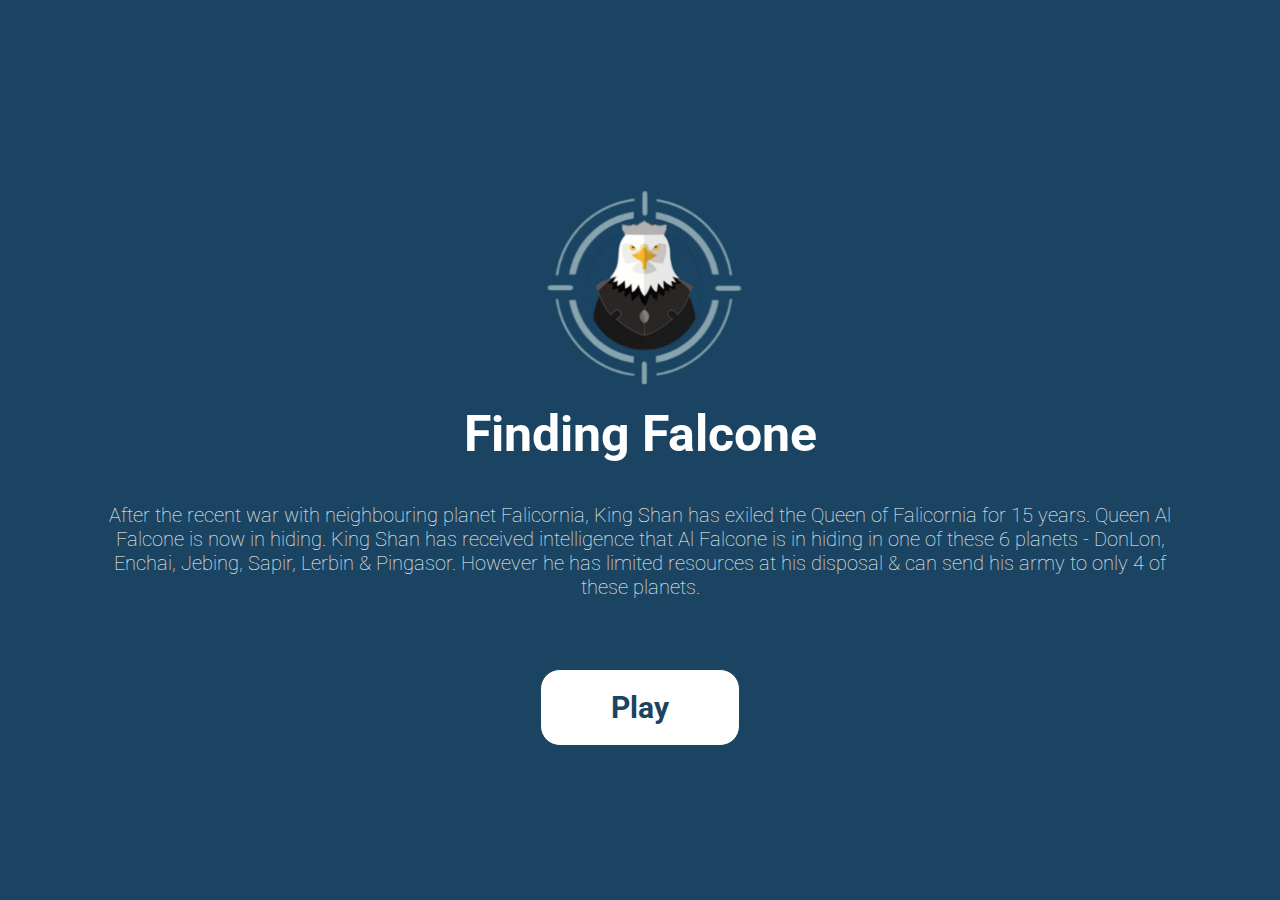
<file: index.html>
<!DOCTYPE html>
<html>
  <head>
    <title>Finding Falcone</title>
    <meta name="viewport" content="width=device-width, initial-scale=1" />
    <link rel="icon" type="image/png" href="pics/logo.svg" />
    <link rel="stylesheet" href="css/index.css" />
    <link rel="preconnect" href="https://fonts.googleapis.com" />
    <link rel="preconnect" href="https://fonts.gstatic.com" crossorigin />
    <link
      href="https://fonts.googleapis.com/css2?family=Roboto:ital,wght@0,100..900;1,100..900&display=swap"
      rel="stylesheet"
    />
  </head>

  <body>
    <div class="title-container">
      <img src="pics/logo.svg" alt="Finding Falcone Logo" class="logo" />
      <h1 class="title">Finding Falcone</h1>
    </div>

    <p class="story">
      After the recent war with neighbouring planet Falicornia, King Shan has
      exiled the Queen of Falicornia for 15 years. Queen Al Falcone is now in
      hiding. King Shan has received intelligence that Al Falcone is in hiding
      in one of these 6 planets - DonLon, Enchai, Jebing, Sapir, Lerbin &
      Pingasor. However he has limited resources at his disposal & can send his
      army to only 4 of these planets.
    </p>

    <!-- <div class="button-container">
        <a href="main.html"> <button class="play-button">Play</button>
        </a>
    </div> -->

    <div class="button-container">
      <a href="main.html" class="play-button">Play</a>
    </div>
  </body>
</html>
</file>
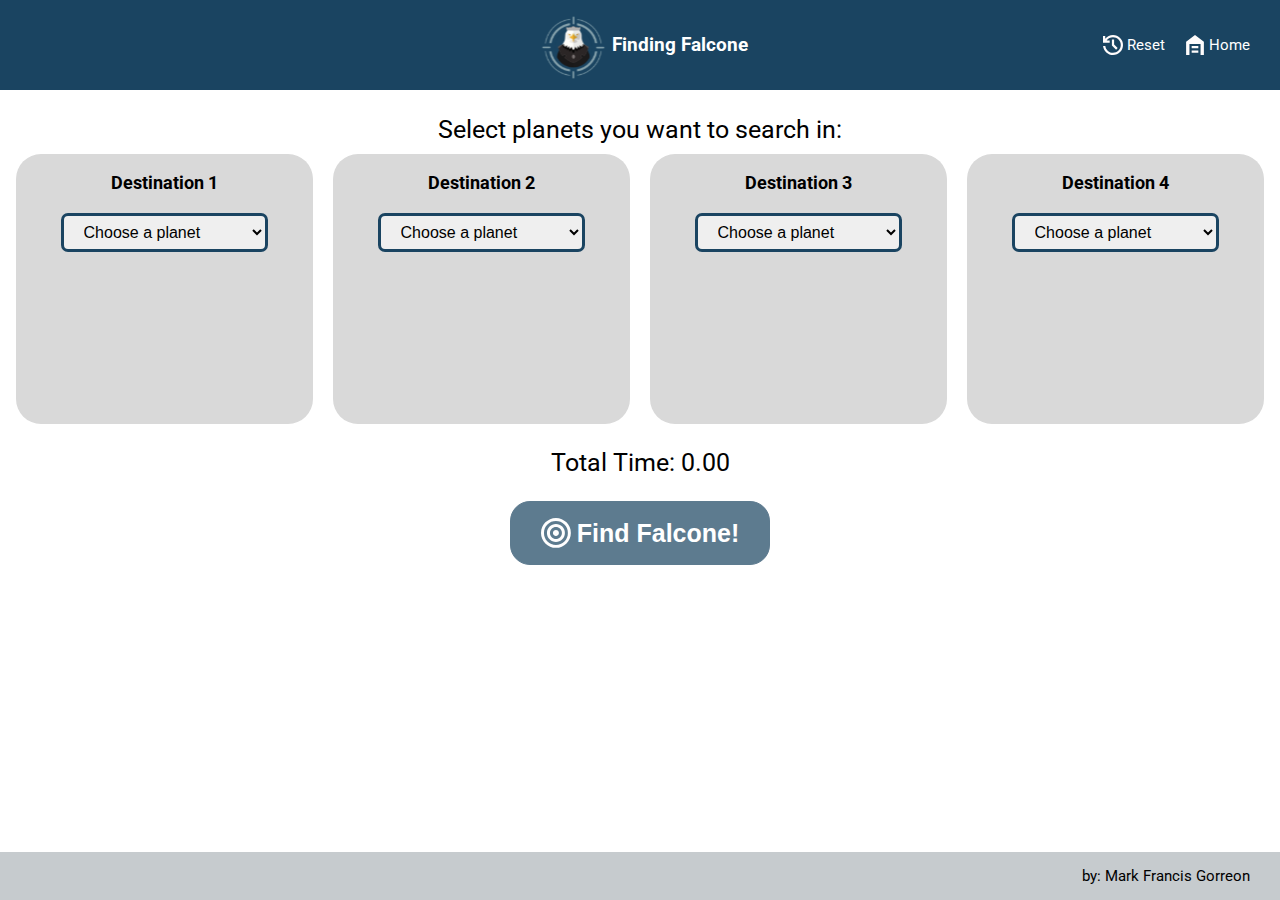
<file: main.html>
<!DOCTYPE html>
<html>

<head>
    <title>Finding Falcone</title>
    <meta name="viewport" content="width=device-width, initial-scale=1" />
    <link rel="icon" type="image/png" href="pics/logo.svg">
    <link rel="stylesheet" href="css/main_page.css">
    <link rel="stylesheet" href="css/header.css">
    <link rel="stylesheet" href="css/footer.css">
    <link rel="preconnect" href="https://fonts.googleapis.com">
    <link rel="preconnect" href="https://fonts.gstatic.com" crossorigin>
    <link href="https://fonts.googleapis.com/css2?family=Roboto:ital,wght@0,100..900;1,100..900&display=swap" rel="stylesheet">
    <script src="falcone.js"></script>
</head>

<body>
    <header class="header">
        <img src="pics/logo.svg" alt="Finding Falcone Logo" class="logo">
        <h3 class="header-title">Finding Falcone</h3>

        <div class="right-section">
            <a href="main.html" class="reset-container">
                <img src="pics/reset_logo.svg" alt="Reset Logo" class="reset-logo">
                <p class="reset">Reset</p>
            </a>

            <a href="index.html" class="home-container">
                <img src="pics/home_logo.svg" alt="Home Logo" class="home-logo">
                <p class="reset">Home</p>
            </a>
        </div>
    </header>
    <h1 class="select">Select planets you want to search in:</h1>

    <div class="main-container">
        <div class="destination-container">
            <p class="destination-number">Destination 1</p>
            <div class="dropdown-container">
                <select class="dropdown">
                    <option value="" disabled selected>Choose a planet</option>
                </select>
            </div>
            <div class="radio-container">
                <div class="vehicle-options"></div>
            </div>
        </div>

        <div class="destination-container">
            <p class="destination-number">Destination 2</p>
            <div class="dropdown-container">
                <select class="dropdown">
                    <option value="" disabled selected>Choose a planet</option>
                </select>
            </div>
            <div class="radio-container">
                <div class="vehicle-options"></div>
                <!-- <input type="radio" value="Space Ship" class="radio-button">
                <label for="ship" class="radio-option">Space Ship (N)</label>  -->
            </div>
        </div>

        <div class="destination-container">
            <p class="destination-number">Destination 3</p>
            <div class="dropdown-container">
                <select class="dropdown">
                    <option value="" disabled selected>Choose a planet</option>
                </select>
            </div>
            <div class="radio-container">
                <div class="vehicle-options"></div>
            </div>
        </div>

        <div class="destination-container">
            <p class="destination-number">Destination 4</p>
            <div class="dropdown-container">
                <select class="dropdown">
                    <option value="" disabled selected>Choose a planet</option>
                </select>
            </div>
            <div class="radio-container">
                <div class="vehicle-options"></div>
            </div>
        </div>
    </div>

    <div class="time-container">
        <p class="time" id="total-time">Total Time: 0.00</p>
    </div>

    <div class="find-container">
        <button class="find-button" id="find-button">
            <svg width="36" height="36" viewBox="0 0 36 36" fill="currentColor" class="find-pic">
                <path d="M17.9167 35.8333C15.4382 35.8333 13.109 35.3627 10.9292 34.4215C8.74931 33.4803 6.85313 32.204 5.24063 30.5927C3.62813 28.9814 2.35186 27.0852 1.41184 24.9042C0.471808 22.7231 0.00119671 20.3939 2.26793e-06 17.9167C-0.00119218 15.4394 0.469419 13.1102 1.41184 10.9292C2.35425 8.74811 3.63052 6.85193 5.24063 5.24063C6.85074 3.62932 8.74692 2.35306 10.9292 1.41183C13.1114 0.470611 15.4406 0 17.9167 0C20.3928 0 22.7219 0.470611 24.9042 1.41183C27.0864 2.35306 28.9826 3.62932 30.5927 5.24063C32.2028 6.85193 33.4797 8.74811 34.4233 10.9292C35.3669 13.1102 35.8369 15.4394 35.8333 17.9167C35.8298 20.3939 35.3591 22.7231 34.4215 24.9042C33.4839 27.0852 32.2076 28.9814 30.5927 30.5927C28.9778 32.204 27.0816 33.4809 24.9042 34.4233C22.7267 35.3657 20.3975 35.8357 17.9167 35.8333ZM17.9167 32.25C21.9181 32.25 25.3073 30.8615 28.0844 28.0844C30.8615 25.3073 32.25 21.9181 32.25 17.9167C32.25 13.9153 30.8615 10.526 28.0844 7.74896C25.3073 4.97187 21.9181 3.58333 17.9167 3.58333C13.9153 3.58333 10.526 4.97187 7.74896 7.74896C4.97188 10.526 3.58334 13.9153 3.58334 17.9167C3.58334 21.9181 4.97188 25.3073 7.74896 28.0844C10.526 30.8615 13.9153 32.25 17.9167 32.25ZM17.9167 28.6667C14.9306 28.6667 12.3924 27.6215 10.3021 25.5312C8.21181 23.441 7.16667 20.9028 7.16667 17.9167C7.16667 14.9306 8.21181 12.3924 10.3021 10.3021C12.3924 8.21181 14.9306 7.16667 17.9167 7.16667C20.9028 7.16667 23.441 8.21181 25.5313 10.3021C27.6215 12.3924 28.6667 14.9306 28.6667 17.9167C28.6667 20.9028 27.6215 23.441 25.5313 25.5312C23.441 27.6215 20.9028 28.6667 17.9167 28.6667ZM17.9167 25.0833C19.8875 25.0833 21.5747 24.3816 22.9781 22.9781C24.3816 21.5747 25.0833 19.8875 25.0833 17.9167C25.0833 15.9458 24.3816 14.2587 22.9781 12.8552C21.5747 11.4517 19.8875 10.75 17.9167 10.75C15.9458 10.75 14.2587 11.4517 12.8552 12.8552C11.4517 14.2587 10.75 15.9458 10.75 17.9167C10.75 19.8875 11.4517 21.5747 12.8552 22.9781C14.2587 24.3816 15.9458 25.0833 17.9167 25.0833ZM17.9167 21.5C16.9313 21.5 16.088 21.1494 15.3868 20.4483C14.6857 19.7472 14.3345 18.9033 14.3333 17.9167C14.3321 16.9301 14.6833 16.0868 15.3868 15.3868C16.0904 14.6869 16.9336 14.3357 17.9167 14.3333C18.8997 14.3309 19.7436 14.6821 20.4483 15.3868C21.153 16.0916 21.5036 16.9348 21.5 17.9167C21.4964 18.8985 21.1458 19.7424 20.4483 20.4483C19.7507 21.1542 18.9069 21.5048 17.9167 21.5Z" fill="#FFFEFE" />
            </svg>
            Find Falcone!</button>
    </div>

    <p id="result"></p>

    <footer class="footer">
        <p class="footer-note">by: Mark Francis Gorreon</p>
    </footer>
</body>

</html>
</file>
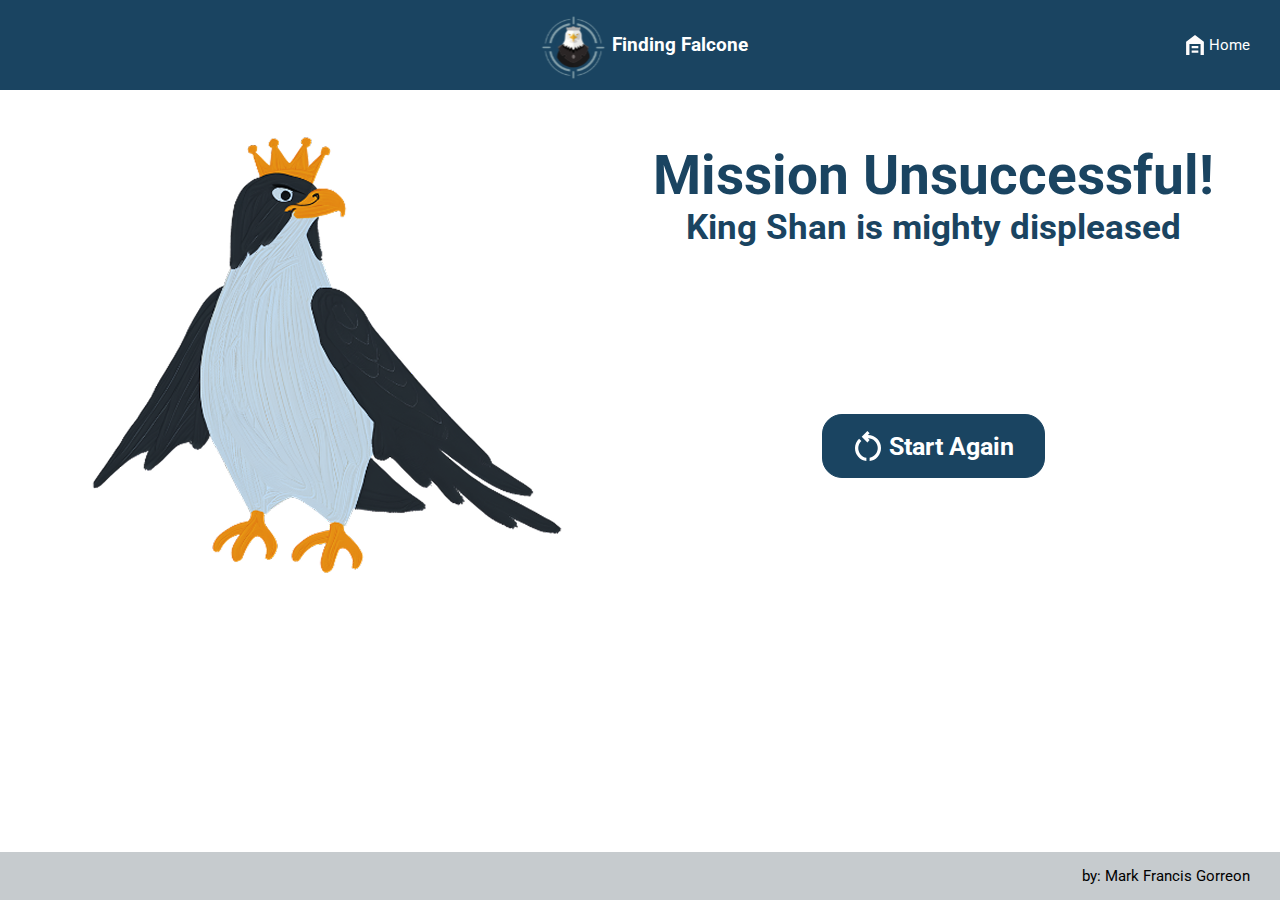
<file: result.html>
<!DOCTYPE html>
<html>
  <head>
    <title>Finding Falcone</title>
    <meta name="viewport" content="width=device-width, initial-scale=1" />
    <link rel="icon" type="image/png" href="pics/logo.svg" />
    <link rel="stylesheet" href="css/result.css" />
    <link rel="stylesheet" href="css/header.css" />
    <link rel="stylesheet" href="css/footer.css" />
    <link rel="preconnect" href="https://fonts.googleapis.com" />
    <link rel="preconnect" href="https://fonts.gstatic.com" crossorigin />
    <link
      href="https://fonts.googleapis.com/css2?family=Roboto:ital,wght@0,100..900;1,100..900&display=swap"
      rel="stylesheet"
    />
  </head>

  <body>
    <header class="header">
      <img src="pics/logo.svg" alt="Finding Falcone Logo" class="logo" />
      <h3 class="header-title">Finding Falcone</h3>
      <div class="right-section">
        <!-- <div class="reset-container">
                <img src="pics/reset_logo.svg" alt="Reset Logo" class="reset-logo">
                <p class="reset">Reset</p>
            </div> -->
        <a href="index.html" class="home-container">
          <img src="pics/home_logo.svg" alt="Home Logo" class="home-logo" />
          <p class="reset">Home</p>
        </a>
      </div>
    </header>

    <div class="main-container">
      <div class="pic-container">
        <img src="pics/falcon.png" alt="King Shan" class="falcon-pic" />
      </div>
      <div class="result-container">
        <p class="message-result" id="message-result">Mission Successful!</p>
        <p class="message-note" id="message-note">
          King Shan is mighty pleased
        </p>
        <p class="time" id="time">Time Taken: N hours</p>
        <p class="planet" id="planet">Planet Found: Planet Name</p>

        <!-- <div class="button-container">
          <a href="main.html" class="play-button">Play</a>
        </div> -->

        <div class="again-container">
          <a href="main.html" class="again-button">
            <svg
              width="39"
              height="45"
              viewBox="0 0 39 45"
              fill="currentColor"
              class="again-pic"
            >
              <path
                d="M17.0625 45C12.1469 44.3902 8.07463 42.2463 4.84575 38.5683C1.61687 34.8902 0.001625 30.5707 0 25.6098C0 22.9268 0.528125 20.3561 1.58438 17.8976C2.64063 15.439 4.14375 13.2943 6.09375 11.4634L9.56719 14.939C8.02344 16.3211 6.85588 17.9268 6.0645 19.7561C5.27312 21.5854 4.87663 23.5366 4.875 25.6098C4.875 29.187 6.0125 32.348 8.2875 35.0927C10.5625 37.8374 13.4875 39.5138 17.0625 40.1219V45ZM21.9375 45V40.1219C25.4719 39.4715 28.3871 37.7845 30.6832 35.061C32.9794 32.3374 34.1266 29.187 34.125 25.6098C34.125 21.5447 32.7031 18.0894 29.8594 15.2439C27.0156 12.3984 23.5625 10.9756 19.5 10.9756H19.3172L21.9984 13.6585L18.5859 17.0732L10.0547 8.53658L18.5859 0L21.9984 3.41463L19.3172 6.09756H19.5C24.9438 6.09756 29.5547 7.9878 33.3328 11.7683C37.1109 15.5488 39 20.1626 39 25.6098C39 30.5285 37.3856 34.8276 34.1567 38.5073C30.9278 42.187 26.8547 44.3512 21.9375 45Z"
                fill="white"
              />
            </svg>
            Start Again
          </a>
        </div>
      </div>
    </div>

    <footer class="footer">
      <p class="footer-note">by: Mark Francis Gorreon</p>
    </footer>

    <script>
      document.addEventListener("DOMContentLoaded", () => {
        const params = new URLSearchParams(window.location.search);
        const status = params.get("status");
        const planet = params.get("planet");
        const time = params.get("time");

        const planetMessage = document.getElementById("planet");
        const timeMessage = document.getElementById("time");
        const resultMessage = document.getElementById("message-result");
        const noteMessage = document.getElementById("message-note");

        if (status === "success") {
          planetMessage.innerHTML = `Planet Found: ${planet}`;
          timeMessage.innerHTML = `Time Taken: ${time}`;
        } else {
          resultMessage.innerHTML = `Mission Unsuccessful!`;
          noteMessage.innerHTML = `King Shan is mighty displeased`;
          document.getElementById("time").style.visibility = "hidden";
          document.getElementById("planet").style.visibility = "hidden";
        }
      });
    </script>
  </body>
</html>
</file>
<file: css/index.css>
html, body {
    min-height: 100vh;
    margin: 0;
    padding: 0;
    display: flex;
    flex-direction: column;
    justify-content: center;
    align-items: center;
}

body{
    background-color: #1A4461;
    color: white;
    font-family: Roboto;
}

.title-container{
    display: flex;
    flex-direction: column;
    align-items: center;
}

.title{
    margin-top: 0;
    margin-bottom: 0;
    font-size: 50px;
    font-weight: bold;
}

.logo{
    height: 250px;
    width: 250px;
}

.story{
    margin-top: 40px;
    text-align: center;
    margin-left: 90px;
    margin-right: 90px;
    font-size: 20px;
    font-weight: lighter;
}

.button-container {
    display: flex;
    align-items: center;
    justify-content: center;
}

.play-button {
    display: inline-block; /* Makes the anchor behave like a button */
    background-color: white;
    padding: 20px 70px;
    color: #1A4461;
    font-size: 30px;
    font-weight: bold;
    border: 1px solid #1A4461;
    border-radius: 20px;
    text-decoration: none; /* Removes default underline */
    text-align: center;
    cursor: pointer;
    margin-top: 50px;
    transition: opacity .4s;
}

.play-button:hover {
    opacity: .70;
}

.play-button:active {
    background-color: #1A4461;
    color: white;
    border: 1px solid white;
}

@media (max-width: 600px) { 
    .logo{
        height: 280px;
        width: 280px;
    }

    .title{
        font-size: 35px;
    }

    .story{
        font-size: 14px;
        margin: 30px 10px 0px 10px;
    }

    .play-button{
        font-size: 25px;
        padding: 10px 35px;
    }
}
</file>
<file: css/main_page.css>
html, body {
    width: 100%;
    margin: 0;
    padding: 0;
  }

body{
    font-family: Roboto;
    color: white;
    padding-top: 110px;
    padding-bottom: 60px;
}

p{
    margin-top: 0;
    margin-bottom: 0;
}

.select{
    color: black;
    font-size: 25px;
    text-align: center;
    margin-top: 5px;
    margin-bottom: 0;
    font-weight: normal;
}

.main-container{
    display: grid;
    color: black;
    grid-template-columns: 1fr 1fr 1fr 1fr; 
    column-gap: 20px;
    row-gap: 10px;
    margin-top: 10px;
    padding-left: 16px;
    padding-right: 16px;
}

.destination-container{
    background-color: #D9D9D9;
    height: 270px;
    /* width: 295px; */
    border-radius: 25px;
}

.destination-number{
    font-size: 18px;
    font-weight: bold;
    text-align: center;
    margin-top: 18px;
}

.dropdown-container{
    display: flex;
    justify-content: center;
    align-items: center;
    margin-top: 20px;
}

.dropdown{
    padding: 7px 16px 7px 16px;
    border: 3px solid #1A4461;
    border-radius: 7px;
    font-size: 16px;
    width: 70%;
}

.radio-container{
    padding: 10px 16px 10px 16px;
    margin-top: 10px;
    margin-left: 5px;
}

.radio-label{
    font-size: 15px;
}
.radio-option {
    display: flex;
    align-items: center;
}

.vehicle-pic{
    width: 30px;
}

.time-container, .find-container{
    display: flex;
    justify-content: center;
    align-items: center;
    margin-top: 24px;
}

.time{
    color: black;
    font-size: 25px;
    font-weight: normal;
}

.find-button{
    padding: 16px 30px 16px 30px;
    background-color: #1A4461;
    color: white;
    font-size: 25px;
    font-weight: bold;
    border-radius: 20px;
    border: 1px solid #1A4461;
    cursor: pointer;
    display: flex;
    justify-content: center;
    align-items: center;
    transition: opacity .7s;
}

.find-button:hover{
    opacity: .8;
}

.find-button:active {
    background-color: white;
    border: 1px solid #1A4461;
    color: #1A4461;
    opacity: .8;
}

.find-button:disabled {
    opacity: 0.7;
    cursor: not-allowed;
    pointer-events: none; /* Ensures the button is truly unclickable */
}

.find-button:active .find-pic path {
    fill: #1A4461 !important;
}

.find-pic{
    height: 30px;
    width: 30px;
    margin-right: 6px;
}

@media (max-width: 600px) { 
    .main-container{
        grid-template-columns: 1fr; 
        column-gap: 2px;
        row-gap: 5px;
    }

    .select{
        font-size: 15px;
    }

    .find-button{
        font-size: 25px;
        padding: 10px 35px;
    }

    .find-pic, .searching-gif{
        height: 20px;
        width: 20px;
    }

    .time{
        font-size: 20px;
    }
}

@media (min-width: 600px) and (max-width: 1024px) {
    .main-container{
        grid-template-columns: 1fr 1fr; 
        column-gap: 2px;
        row-gap: 5px;
    }
    .dropdown{
        font-size: 13px;
    }
}
</file>
<file: css/header.css>
.header{
    background-color: #1A4461;
    position: fixed;
    top: 0;
    left: 0;
    right: 0;
    padding-left: 50px;
    padding-right: 50px;
    padding-top: 5px;
    padding-bottom: 5px;
    display: flex;
    align-items: center;
    justify-content: center;
}

.logo{
    height: 80px;
    width: 80px;
}

.header-title{
    margin-top: 0;
    margin-bottom: 0;
}

.right-section{
    display: flex;
    position: absolute;
    right: 0px;
    padding-right: 30px;
}

.reset-container{
    display: flex;
    justify-content: center;
    align-items: center;
    text-decoration: none;
    transition: opacity .8s;
}

.reset-container:hover{
    opacity: .70;
}

.reset-container:active{
    opacity: .5;
}

.home-container{
    display: flex;
    justify-content: center;
    align-items: center;
    text-decoration: none;
    transition: opacity .8s;
}

.home-container:hover{
    opacity: .70;
}

.home-container:active{
    opacity: .5;
}

.reset, .home{
    font-size: 15px;
    text-decoration: none;
    color: white;
}

.reset-logo, .home-logo{
    height: 20px;
    width: 20px;
    margin-right: 4px;
}

.reset-container{
    margin-right: 20px;
}


@media (max-width: 600px) { 
    .header-title{
        display: none;
    }

    .right-section{
        padding-right: 10px;
    }

    .reset, .home{
        font-size: 12px;
        text-decoration: none;
        color: white;
    }
    
    .reset-logo, .home-logo{
        height: 12px;
        width: 12px;
        margin-right: 2px;
    }
}
</file>
<file: css/footer.css>
.footer{
    background-color: #C6CBCE;
    position: fixed;
    left: 0;
    right: 0;
    bottom: 0;
    padding-left: 50px;
    padding-right: 30px;
    padding-top: 15px;
    padding-bottom: 15px;
    display: flex;
    justify-content: end;
}

.footer-note{
    color: black;
    font-size: 15px;
    margin: 0;
}
</file>
<file: css/result.css>
body{
    font-family: Roboto;
    color: white;
    padding-top: 85px;
}

a{
    text-decoration: none;
}

.main-container{
    display: grid;
    grid-template-columns: 1fr 2fr;
    column-gap: 0px;
    row-gap: 0px;

}

.falcon-pic{
    padding-left: 50px;
}


.message-result, .message-note, .time, .planet{
    color: #1A4461;
}

.message-result{
    font-size: 55px;
    font-weight: bolder;
    text-align: center;
    margin: 50px 0px 0px 0px;
}

.message-note{
    font-size: 35px;
    font-weight: bold;
    text-align: center;
    margin: 0px 0px 50px 0px;
}

.time, .planet{
    font-size: 28px;
    font-weight: normal;
    text-align: center;
    margin: 0;
}

.again-container{
    display: flex;
    justify-content: center;
    align-items: center;
}

.again-button{
    display: inline-block; /* Makes the anchor behave like a button */
    padding: 16px 30px 16px 30px;
    background-color: #1A4461;
    color: white;
    font-size: 25px;
    font-weight: bold;
    border-radius: 20px;
    border: 1px solid #1A4461;
    cursor: pointer;
    display: flex;
    justify-content: center;
    align-items: center;
    margin-top: 50px;
    margin-bottom: 20px;
}

.again-pic{
    height: 30px;
    width: 30px;
    margin-right: 6px;
}


.again-button:hover{
    opacity: .8;
}

.again-button:active {
    background-color: white;
    border: 1px solid #1A4461;
    color: #1A4461;
    opacity: .8;
}

.again-button:active .again-pic path {
    fill: #1A4461 !important;
}


@media (max-width: 600px) {
    .main-container {
        grid-template-columns: 1fr; /* Stack items vertically */
        text-align: center;
    }

    .falcon-pic {
        width: 200px;
        padding-left: 0;
        margin: 0 auto; 
        display: block;
    }

    .message-result {
        margin-top: 4px;
        font-size: 35px;
    }

    .message-note {
        font-size: 25px;
        margin-bottom: 30px;
    }

    .time, .planet {
        font-size: 15px;
    }

    .again-button{
        font-size: 25px;
        padding: 10px 35px;
    }

    .again-pic{
        height: 20px;
        width: 20px;
    }

}

@media (min-width: 601px) and (max-width: 1024px) {
    .main-container {
        padding-bottom: 10px;
    }

    .falcon-pic {
        width: 400px;
        padding-left: 0;
    }

    .message-result {
        font-size: 35px;
    }

    .message-note {
        font-size: 25px;
    }

    .time, .planet {
        font-size: 15px;
    }
}

@media (min-width: 601px) and (max-width: 650px) {
    .again-button{
        font-size: 2.5vw;
    }
}
</file>
